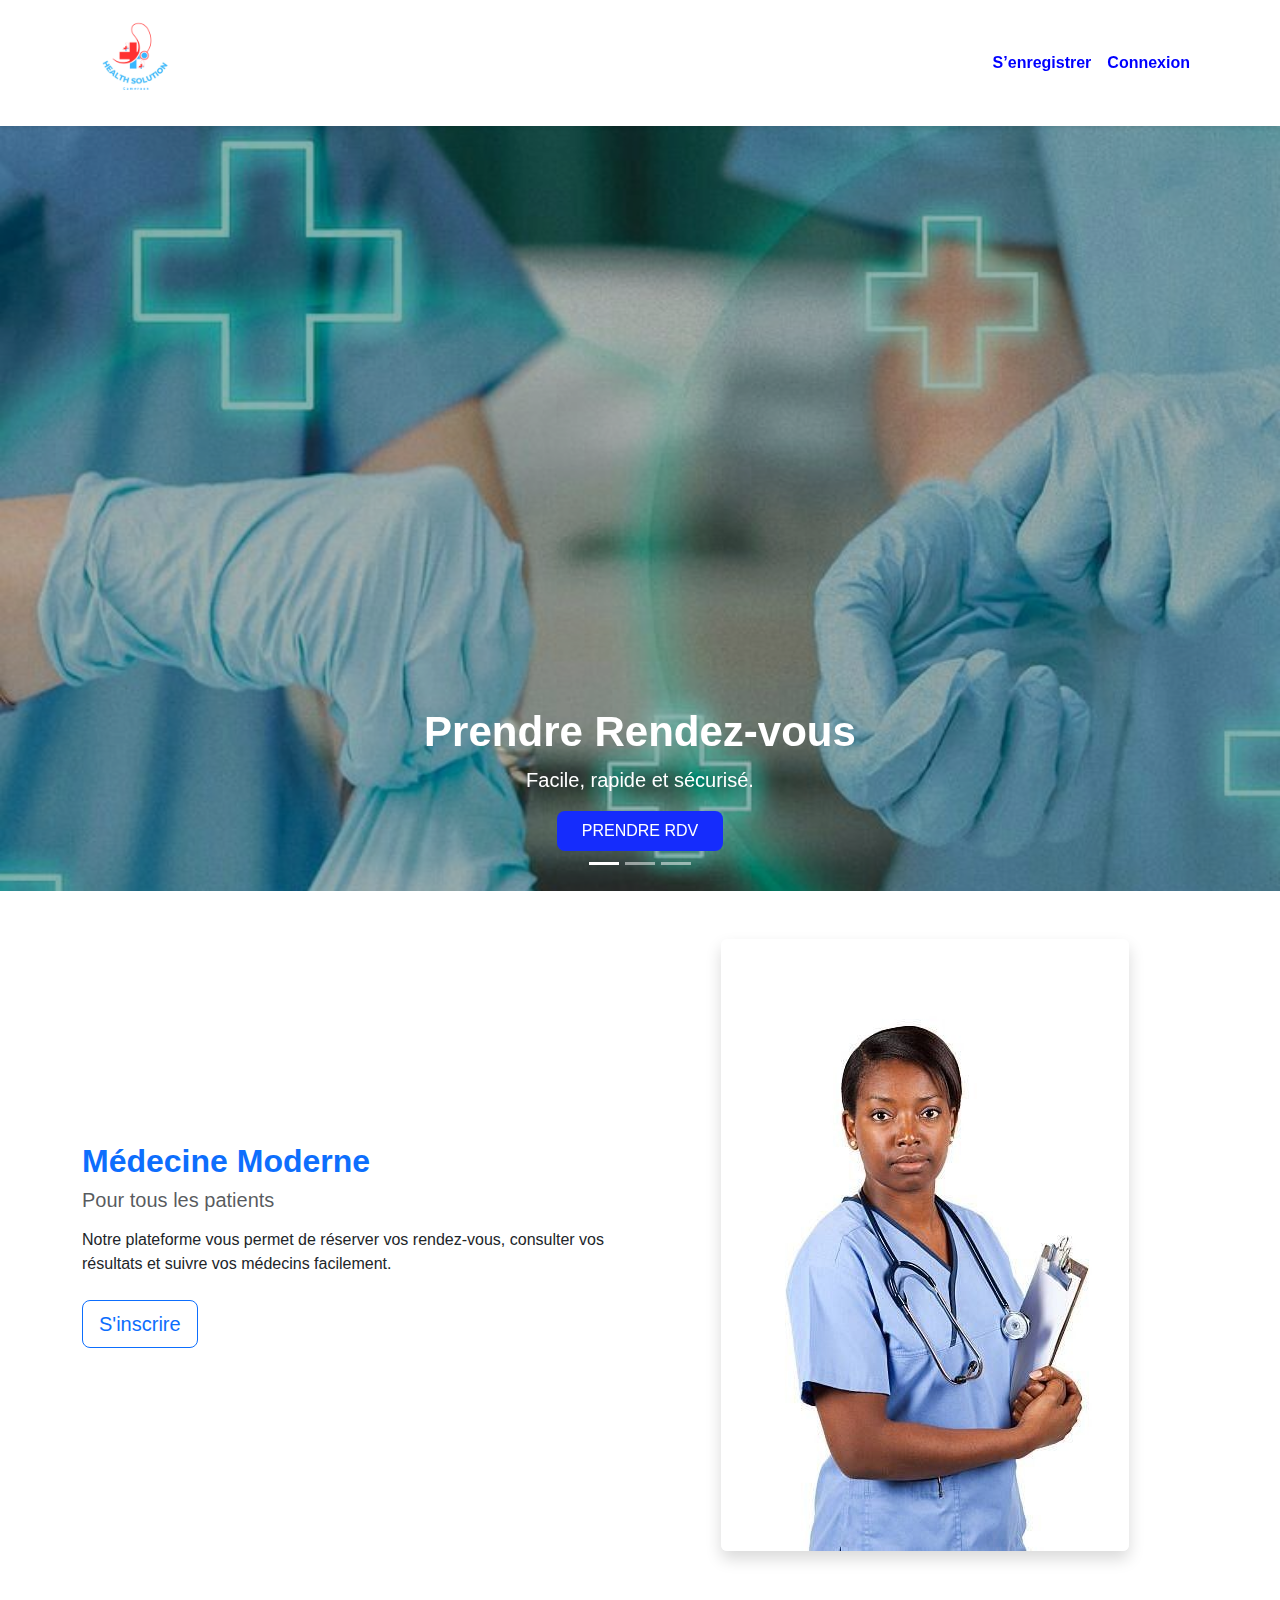
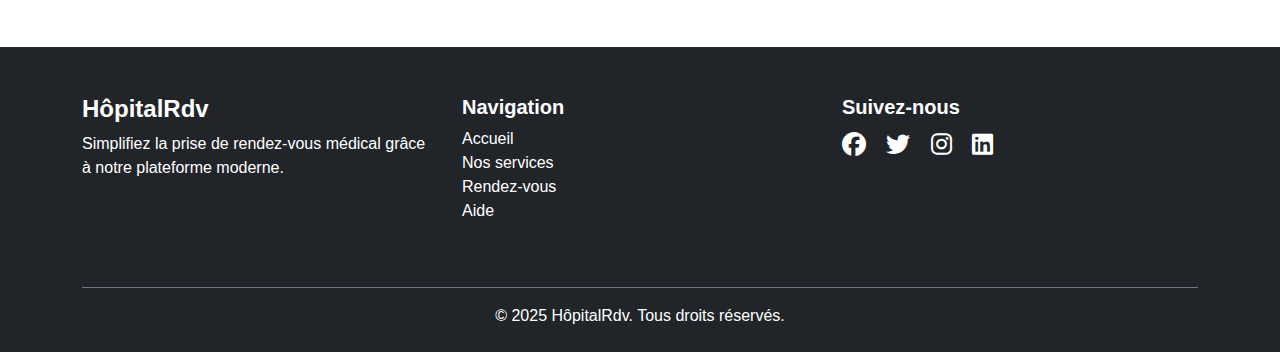
<file: index.html>
<!DOCTYPE html>
<html lang="fr">
<head>
    <meta charset="UTF-8">
    <meta name="viewport" content="width=device-width, initial-scale=1.0">
    <title>Accueil – Rendez-vous Hospitaliers</title>

    <!-- Bootstrap -->
    <link href="https://cdn.jsdelivr.net/npm/bootstrap@5.3.2/dist/css/bootstrap.min.css" rel="stylesheet">

    <!-- Icons -->
    <link href="https://cdnjs.cloudflare.com/ajax/libs/font-awesome/6.4.0/css/all.min.css" rel="stylesheet">

    <!-- CSS -->
    <link rel="stylesheet" href="style.css">
</head>

<body>

    
    <!-- ===================== NAVBAR ===================== -->
    <nav class="navbar navbar-expand-lg navbar-light bg-white shadow-sm sticky-top py-2">
        <div class="container">

            <a class="navbar-brand fw-bold d-flex align-items-center" href="#">
                <img src="images/logo.png" alt="logo" height="100">
            </a>

            <button class="navbar-toggler" type="button" data-bs-toggle="collapse" data-bs-target="#menu">
                <span class="navbar-toggler-icon"></span>
            </button>

            <div class="collapse navbar-collapse text-center" id="menu">
                <ul class="navbar-nav ms-auto">
                    <li class="nav-item"><a class="nav-link fw-bold" style="color: blue" href="register.html">S’enregistrer</a></li>
                    <li class="nav-item"><a class="nav-link fw-bold" style="color: blue" href="login.html">Connexion</a></li>
                </ul>
            </div>

        </div>
    </nav>

    <!-- ===================== CARROUSEL ===================== -->
    <div id="heroCarousel" class="carousel slide" data-bs-ride="carousel">
<div class="carousel-indicators">
            <button type="button" data-bs-target="#heroCarousel" data-bs-slide-to="0" class="active"></button>
            <button type="button" data-bs-target="#heroCarousel" data-bs-slide-to="1"></button>
            <button type="button" data-bs-target="#heroCarousel" data-bs-slide-to="2"></button>
        </div>
        <div class="carousel-inner">

            <!-- Slide 1 -->
            <div class="carousel-item active">
                <img src="images/image4.jpg" class="d-block w-100 hero-img">
                <div class="carousel-caption caption-mobile">
                    <h1>Prendre Rendez-vous</h1>
                    <p>Facile, rapide et sécurisé.</p>
                    <a href="#" class="btn btn-primary btn-lg">PRENDRE RDV</a>
                </div>
            </div>

            <!-- Slide 2 -->
            <div class="carousel-item">
                <img src="images/image5.jpg" class="d-block w-100 hero-img">
                <div class="carousel-caption caption-mobile">
                    <h1>Médecine de Proximité</h1>
                    <p>Les soins à portée de main.</p>
                </div>
            </div>

            <!-- Slide 3 -->
            <div class="carousel-item">
                <img src="images/image3.jpg" class="d-block w-100 hero-img">
                <div class="carousel-caption caption-mobile">
                    <h1>Suivi Digital</h1>
                    <p>Un accès sécurisé à vos informations.</p>
                </div>
            </div>

        </div>
    </div>

    <!-- ===================== SECTION PRINCIPALE ===================== -->
    <section class="container py-5">
        <div class="row align-items-center gy-4">

            <div class="col-md-6 text-center text-md-start">
                <h2 class="fw-bold text-primary">Médecine Moderne</h2>
                <h5 class="text-muted">Pour tous les patients</h5>
                <p class="mt-3">
                    Notre plateforme vous permet de réserver vos rendez-vous,
                    consulter vos résultats et suivre vos médecins facilement.
                </p>
                <a href="#" class="btn btn-outline-primary btn-lg mt-2">S'inscrire</a>
            </div>

            <div class="col-md-6 text-center">
                <img src="images/image2.jpg" class="img-fluid rounded shadow" alt="Docteur">
            </div>

        </div>
    </section>

<footer class="bg-dark text-white pt-5 pb-4 mt-5">
    <div class="container">
        <div class="row">

            <div class="col-md-4 mb-4">
                <h4 class="fw-bold">HôpitalRdv</h4>
                <p>Simplifiez la prise de rendez-vous médical grâce à notre plateforme moderne.</p>
            </div>

            <div class="col-md-4 mb-4">
                <h5 class="fw-bold">Navigation</h5>
                <ul class="list-unstyled">
                    <li><a href="#" class="text-white text-decoration-none">Accueil</a></li>
                    <li><a href="#" class="text-white text-decoration-none">Nos services</a></li>
                    <li><a href="#" class="text-white text-decoration-none">Rendez-vous</a></li>
                    <li><a href="#" class="text-white text-decoration-none">Aide</a></li>
                </ul>
            </div>

            <div class="col-md-4 mb-4">
                <h5 class="fw-bold">Suivez-nous</h5>
                <a href="#" class="text-white me-3 fs-4"><i class="fab fa-facebook"></i></a>
                <a href="#" class="text-white me-3 fs-4"><i class="fab fa-twitter"></i></a>
                <a href="#" class="text-white me-3 fs-4"><i class="fab fa-instagram"></i></a>
                <a href="#" class="text-white fs-4"><i class="fab fa-linkedin"></i></a>
            </div>

        </div>

        <div class="text-center mt-4 border-top border-secondary pt-3">
            <p class="mb-0">© 2025 HôpitalRdv. Tous droits réservés.</p>
        </div>
    </div>
</footer>

    <!-- Bootstrap JS -->
    <script src="https://cdn.jsdelivr.net/npm/bootstrap@5.3.2/dist/js/bootstrap.bundle.min.js"></script>

</body>
</html>
</file>
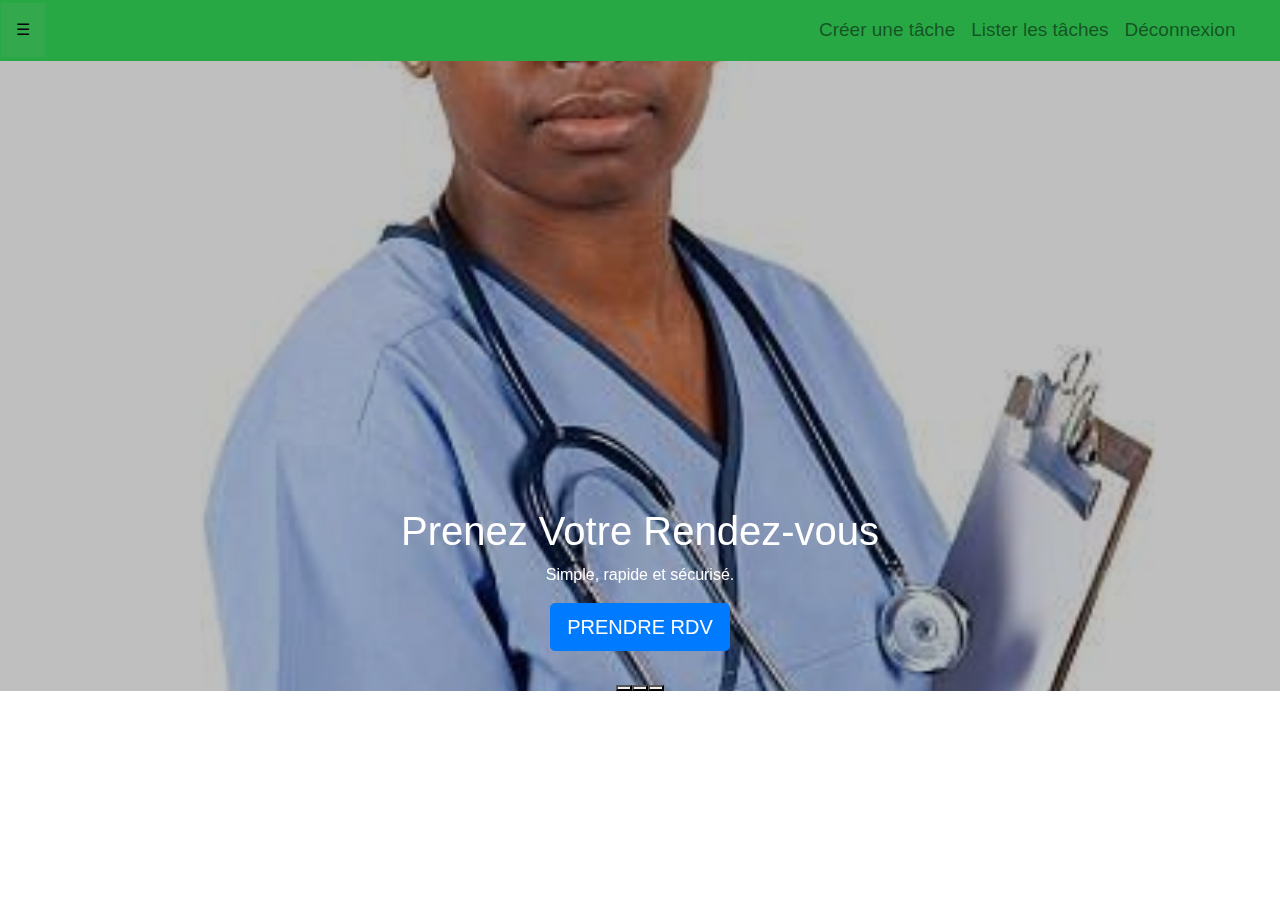
<file: main.html>
<!DOCTYPE html>
<html lang="fr">
<head>
    <meta charset="UTF-8">
    <meta name="viewport" content="width=device-width, initial-scale=1.0">
    <link href="https://stackpath.bootstrapcdn.com/bootstrap/4.5.2/css/bootstrap.min.css" rel="stylesheet">
    <link rel="stylesheet" href="https://cdnjs.cloudflare.com/ajax/libs/font-awesome/5.15.3/css/all.min.css">
    <title>Tableau de Bord Utilisateur</title>
    <style>
        @media (max-width: 768px) {
            body {
                font-size: 14px;
                background-color: #f8f9fa;
            }
        }
        .navbar {
            position: sticky; /* Rendre la navbar sticky */
            top: 0; /* Positionner en haut */
            width: 100%; /* S'assurer qu'elle prend toute la largeur */
            z-index: 1000; /* Assure qu'elle est au-dessus du contenu */
            transition: background-color 0.3s; /* Transition de couleur */
        }
        .navbar.scrolled {
            background-color: #343a40; /* Change de couleur lors du défilement */
        }
         .sidebar {
            height: 100vh;
            width: 250px;
            background: #343a40;
            padding-top: 20px;
            position: fixed;
            left: -250px; /* Masqué par défaut */
            transition: left 0.3s; /* Animation de transition */
        }
        .sidebar.show {
            left: 0; /* Affiche la sidebar */
        }
        .sidebar-content {
            padding: 10px;
        }
        .sidebar a {
            color: white;
            padding: 10px 15px;
            text-decoration: none;
            display: flex;
            align-items: center;
        }
        .sidebar a:hover {
            background: #495057;
        }
        .content {
            margin-left: 0; /* Pas de marge initiale */
            padding: 20px;
            background: #f8f9fa;
            height: 100vh;
            transition: margin-left 0.3s; /* Animation de transition */
            color: #062bfc;
            display: flex;
            flex-direction: column;
            align-items: center;
        }
        .content.shift {
            margin-left: 250px; /* Ajuste le contenu quand la sidebar est affichée */
        }
        
        .toggle-btn {
            cursor: pointer;
            color: rgb(7, 7, 7);
            background: #34a84de0;
            border: none;
            padding: 15px;
            transition: background 0.3s;
            position:absolute;
            z-index: 1000; /* Pour s'assurer qu'il est au-dessus de la sidebar */
            margin-left: -30px;
        }
        .toggle-btn:hover {
            background: #54f57c;
        }
        .collapse {
           margin-left: 780px;
           font-size: 19px; 
        }
        
         /* CARROUSEL */
        .hero-img {
            height: 70vh;
            object-fit: cover;
            width: 100%;
            filter: brightness(75%);
        }

        @media(max-width: 767px) {
            .hero-img {
                height: 40vh; /* plus petit sur téléphone */
            }

            .carousel-caption h1 {
                font-size: 1.5rem;
            }

            .carousel-caption p {
                font-size: 0.9rem;
            }

            .carousel-caption .btn {
                padding: 8px 20px;
                font-size: 0.9rem;
            }
        }
    </style>
</head>
<body>
    <nav class="navbar navbar-expand-lg bg-success navbar-light">
        <div class="container-fluid">
                <!-- Toggler Button -->
            <button class="toggle-btn" id="toggle-btn">
                    &#9776; <!-- Icône Hamburger -->
            </button>
            <div class="collapse navbar-collapse" id="navbarNav">
                <ul class="navbar-nav ms-auto">
                    <li class="nav-item">
                        <a class="nav-link" href="add_tasks.php">Créer une tâche</a>
                    </li>
                    <li class="nav-item">
                        <a class="nav-link" href="tasks.html">Lister les tâches</a>
                    </li>
                    <li class="nav-item">
                        <a class="nav-link" href="logout.php">Déconnexion</a>
                     </li>
                </ul>
            </div>
        </div>
    </nav>

    <div class="sidebar" id="sidebar">
        <div class="sidebar-content">
            <h2 class="text-center text-white">Dashboard</h2>
            <a href="../index.html"><i class="fas fa-home mx-3"></i> Accueil</a>
            <a href="#"><i class="fas fa-user mx-3"></i> Profil</a>
            <a href="#"><i class="fas fa-cog mx-3"></i> Paramètres</a>
            <a href="#"><i class="fas fa-envelope mx-3"></i> Messages</a>
            <a href="logout.php" class="logout"><i class="fas fa-sign-out-alt mx-3"></i> Se déconnecter</a>
        </div>
    </div>

    <div id="heroCarousel" class="carousel slide" data-bs-ride="carousel">

        <div class="carousel-indicators">
            <button type="button" data-bs-target="#heroCarousel" data-bs-slide-to="0" class="active"></button>
            <button type="button" data-bs-target="#heroCarousel" data-bs-slide-to="1"></button>
            <button type="button" data-bs-target="#heroCarousel" data-bs-slide-to="2"></button>
        </div>

        <div class="carousel-inner">

            <div class="carousel-item active">
                <img src="images/image2.jpg" class="d-block w-100 hero-img" alt="Image">
                <div class="carousel-caption">
                    <h1>Prenez Votre Rendez-vous</h1>
                    <p>Simple, rapide et sécurisé.</p>
                    <a href="#" class="btn btn-primary btn-lg">PRENDRE RDV</a>
                </div>
            </div>

            <div class="carousel-item">
                <img src="images/image4.jpg" class="hero-img">
                <div class="carousel-caption">
                    <h1>Médecine de proximité</h1>
                    <p>Des soins pour tous, partout.</p>
                </div>
            </div>

            <div class="carousel-item">
                <img src="images/image3.jpg" class="hero-img">
                <div class="carousel-caption">
                    <h1>Plateforme numérique</h1>
                    <p>Accédez à vos informations médicales.</p>
                </div>
            </div>
        </div>
 </div>

<script src="https://code.jquery.com/jquery-3.5.1.min.js"></script>
<script src="https://cdn.jsdelivr.net/npm/bootstrap@4.5.2/dist/js/bootstrap.bundle.min.js"></script>
<script>
    $(document).ready(function() {
        $('#toggle-btn').click(function() {
            $('#sidebar').toggleClass('show');
            $('#content').toggleClass('shift');
        });
    });
</script>

<script>
    $(window).scroll(function() {
        if ($(this).scrollTop() > 50) {
            $('.navbar').addClass('scrolled');
        } else {
            $('.navbar').removeClass('scrolled');
        }
    });
</script>

</body>
</html>
</file>
<file: style.css>
body {
    font-family: "Poppins", sans-serif;
}

/* Barre supérieure */
.top-bar {
    background-color: #0042A7;
    font-size: 14px;
}

/* Carrousel */
.hero-img {
    height: 65vh;
    object-fit: cover;
    filter: brightness(70%);
}

/* Éléments de texte sur carrousel */
.caption-mobile h1 {
    font-size: 26px;
    font-weight: 700;
}

.caption-mobile p {
    font-size: 15px;
}

.caption-mobile .btn {
    padding: 8px 25px;
    font-size: 16px;
}

/* Version desktop */
@media (min-width: 768px) {
    .hero-img {
        height: 85vh;
    }
    .caption-mobile h1 {
        font-size: 42px;
    }
    .caption-mobile p {
        font-size: 20px;
    }
}

/* Bouton principal */
.btn-primary {
    background-color: #152cfc;
    border: none;
}

.btn-primary:hover {
    background-color: #3894fd;
}
</file>
